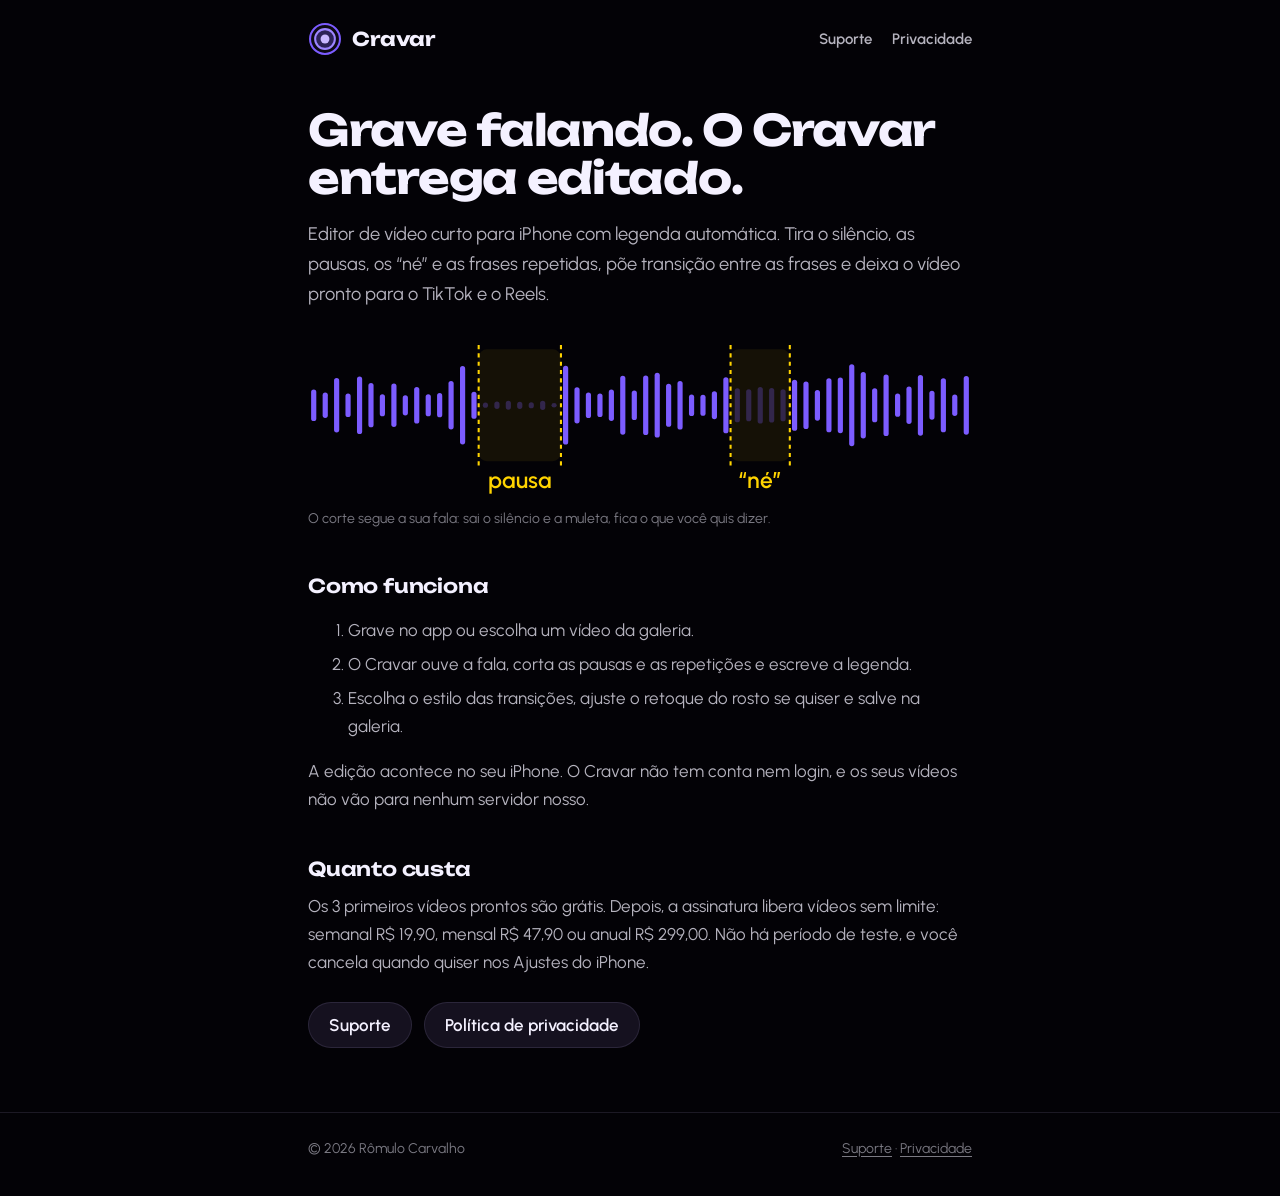
<file: index.html>
<!doctype html>
<html lang="pt-BR">
<head>
<meta charset="utf-8">
<meta name="viewport" content="width=device-width, initial-scale=1, viewport-fit=cover">
<title>Cravar: legenda automática e vídeo sem pausas no iPhone</title>
<meta name="description" content="Cravar é um app de iPhone que faz legenda automática e tira as pausas, o silêncio, os “né” e as frases repetidas do seu vídeo falado, com transição entre as frases. Pronto para o TikTok e o Reels.">
<meta name="theme-color" content="#030206">
<link rel="icon" href="icon.png" type="image/png">
<link rel="apple-touch-icon" href="icon.png">
<link rel="preconnect" href="https://fonts.googleapis.com">
<link rel="preconnect" href="https://fonts.gstatic.com" crossorigin>
<link href="https://fonts.googleapis.com/css2?family=Unbounded:wght@600;700&family=Urbanist:wght@400;600&display=swap" rel="stylesheet">
<link rel="stylesheet" href="style.css">
<script type="application/ld+json">{"@context": "https://schema.org", "@type": "MobileApplication", "name": "Cravar: Legenda Automática", "alternateName": "Cravar", "description": "Editor de vídeo falado para iPhone: legenda automática, corte do silêncio, das pausas, dos “né” e das frases repetidas, transição entre as frases e retoque leve do rosto. A edição acontece no iPhone, sem conta e sem login.", "operatingSystem": "iOS", "applicationCategory": "MultimediaApplication", "inLanguage": "pt-BR", "url": "https://romulorgc.github.io/cravar/", "author": {"@type": "Person", "name": "Rômulo Carvalho"}, "offers": {"@type": "Offer", "price": "0", "priceCurrency": "BRL", "description": "3 vídeos prontos grátis; depois assinatura semanal, mensal ou anual."}, "featureList": ["Legenda automática em português", "Remove silêncio e pausas", "Tira “né” e frases repetidas", "7 estilos de transição", "Retoque leve do rosto com intensidade", "Sem conta e sem login"]}</script>
</head>
<body>
<header class="wrap top">
  <a class="brand" href="./" aria-label="Cravar, início"><svg viewBox="0 0 100 100" aria-hidden="true"><circle cx="50" cy="50" r="44" fill="#0d0a14" stroke="#7c5cff" stroke-width="6"/><circle cx="50" cy="50" r="29" fill="#2c2257" stroke="#9d85ff" stroke-width="6"/><circle cx="50" cy="50" r="13" fill="#c9b8ff"/></svg>Cravar</a>
  <nav class="nav" aria-label="Páginas"><a href="suporte/">Suporte</a><a href="privacidade/">Privacidade</a></nav>
</header>

<main class="wrap">
  <h1>Grave falando. O Cravar entrega editado.</h1>
  <p class="lede">Editor de vídeo curto para iPhone com legenda automática. Tira o silêncio, as pausas, os “né” e as frases repetidas, põe transição entre as frases e deixa o vídeo pronto para o TikTok e o Reels.</p>

  <figure class="wave">
    <svg viewBox="0 0 640 148" role="img" aria-label="Onda de uma fala com uma pausa e um “né” marcados para sair"><style>.wave rect{fill:#7c5cff}.wave rect.cut{opacity:.28}.wave .zone{fill:rgba(255,212,0,.07)}.wave .edge{stroke:#ffd400;stroke-width:2;stroke-dasharray:4 4}.wave text{fill:#ffd400;font:600 22px Urbanist,system-ui,sans-serif}</style><rect class="zone" x="164.5" y="6" width="79.2" height="108" rx="8"/><line class="edge" x1="164.5" y1="2" x2="164.5" y2="118"/><line class="edge" x1="243.8" y1="2" x2="243.8" y2="118"/><text x="204.1" y="140" text-anchor="middle">pausa</text><rect class="zone" x="407.3" y="6" width="57.2" height="108" rx="8"/><line class="edge" x1="407.3" y1="2" x2="407.3" y2="118"/><line class="edge" x1="464.4" y1="2" x2="464.4" y2="118"/><text x="435.9" y="140" text-anchor="middle">“né”</text><rect x="3.0" y="44.8" width="5" height="30.5" rx="2.5"/><rect x="14.1" y="47.8" width="5" height="24.4" rx="2.5"/><rect x="25.1" y="33.8" width="5" height="52.4" rx="2.5"/><rect x="36.1" y="48.7" width="5" height="22.6" rx="2.5"/><rect x="47.2" y="32.3" width="5" height="55.4" rx="2.5"/><rect x="58.2" y="38.6" width="5" height="42.7" rx="2.5"/><rect x="69.2" y="49.3" width="5" height="21.4" rx="2.5"/><rect x="80.3" y="39.0" width="5" height="41.9" rx="2.5"/><rect x="91.3" y="50.3" width="5" height="19.5" rx="2.5"/><rect x="102.3" y="42.4" width="5" height="35.2" rx="2.5"/><rect x="113.4" y="49.3" width="5" height="21.3" rx="2.5"/><rect x="124.4" y="48.3" width="5" height="23.3" rx="2.5"/><rect x="135.4" y="36.6" width="5" height="46.7" rx="2.5"/><rect x="146.5" y="22.2" width="5" height="75.6" rx="2.5"/><rect x="157.5" y="47.1" width="5" height="25.9" rx="2.5"/><rect class="cut" x="168.5" y="57.4" width="5" height="5.1" rx="2.5"/><rect class="cut" x="179.6" y="56.4" width="5" height="7.1" rx="2.5"/><rect class="cut" x="190.6" y="55.6" width="5" height="8.7" rx="2.5"/><rect class="cut" x="201.6" y="56.6" width="5" height="6.9" rx="2.5"/><rect class="cut" x="212.7" y="57.0" width="5" height="6.0" rx="2.5"/><rect class="cut" x="223.7" y="55.6" width="5" height="8.9" rx="2.5"/><rect class="cut" x="234.7" y="57.9" width="5" height="4.2" rx="2.5"/><rect x="245.8" y="22.0" width="5" height="75.9" rx="2.5"/><rect x="256.8" y="42.6" width="5" height="34.9" rx="2.5"/><rect x="267.8" y="47.6" width="5" height="24.8" rx="2.5"/><rect x="278.9" y="48.7" width="5" height="22.6" rx="2.5"/><rect x="289.9" y="44.9" width="5" height="30.2" rx="2.5"/><rect x="300.9" y="31.6" width="5" height="56.8" rx="2.5"/><rect x="312.0" y="45.7" width="5" height="28.6" rx="2.5"/><rect x="323.0" y="31.3" width="5" height="57.4" rx="2.5"/><rect x="334.1" y="28.7" width="5" height="62.5" rx="2.5"/><rect x="345.1" y="39.2" width="5" height="41.6" rx="2.5"/><rect x="356.1" y="36.7" width="5" height="46.7" rx="2.5"/><rect x="367.2" y="49.7" width="5" height="20.7" rx="2.5"/><rect x="378.2" y="49.9" width="5" height="20.3" rx="2.5"/><rect x="389.2" y="46.6" width="5" height="26.8" rx="2.5"/><rect x="400.3" y="32.9" width="5" height="54.2" rx="2.5"/><rect class="cut" x="411.3" y="43.6" width="5" height="32.8" rx="2.5"/><rect class="cut" x="422.3" y="44.5" width="5" height="31.0" rx="2.5"/><rect class="cut" x="433.4" y="42.3" width="5" height="35.4" rx="2.5"/><rect class="cut" x="444.4" y="43.4" width="5" height="33.3" rx="2.5"/><rect class="cut" x="455.4" y="44.6" width="5" height="30.8" rx="2.5"/><rect x="466.5" y="35.4" width="5" height="49.3" rx="2.5"/><rect x="477.5" y="37.1" width="5" height="45.8" rx="2.5"/><rect x="488.5" y="45.2" width="5" height="29.7" rx="2.5"/><rect x="499.6" y="34.0" width="5" height="52.0" rx="2.5"/><rect x="510.6" y="33.2" width="5" height="53.7" rx="2.5"/><rect x="521.6" y="20.5" width="5" height="78.9" rx="2.5"/><rect x="532.7" y="27.9" width="5" height="64.1" rx="2.5"/><rect x="543.7" y="43.5" width="5" height="33.0" rx="2.5"/><rect x="554.7" y="30.3" width="5" height="59.4" rx="2.5"/><rect x="565.8" y="48.7" width="5" height="22.5" rx="2.5"/><rect x="576.8" y="42.0" width="5" height="36.0" rx="2.5"/><rect x="587.8" y="30.8" width="5" height="58.5" rx="2.5"/><rect x="598.9" y="46.1" width="5" height="27.8" rx="2.5"/><rect x="609.9" y="33.9" width="5" height="52.2" rx="2.5"/><rect x="620.9" y="49.7" width="5" height="20.6" rx="2.5"/><rect x="632.0" y="31.7" width="5" height="56.7" rx="2.5"/></svg>
    <figcaption>O corte segue a sua fala: sai o silêncio e a muleta, fica o que você quis dizer.</figcaption>
  </figure>

  <h2>Como funciona</h2>
  <ol>
    <li>Grave no app ou escolha um vídeo da galeria.</li>
    <li>O Cravar ouve a fala, corta as pausas e as repetições e escreve a legenda.</li>
    <li>Escolha o estilo das transições, ajuste o retoque do rosto se quiser e salve na galeria.</li>
  </ol>
  <p>A edição acontece no seu iPhone. O Cravar não tem conta nem login, e os seus vídeos não vão para nenhum servidor nosso.</p>

  <h2>Quanto custa</h2>
  <p>Os 3 primeiros vídeos prontos são grátis. Depois, a assinatura libera vídeos sem limite: semanal R$&nbsp;19,90, mensal R$&nbsp;47,90 ou anual R$&nbsp;299,00. Não há período de teste, e você cancela quando quiser nos Ajustes do iPhone.</p>

  <div class="links">
    <a class="btn" href="suporte/">Suporte</a>
    <a class="btn" href="privacidade/">Política de privacidade</a>
  </div>
</main>

<footer>
  <div class="wrap"><span>© 2026 Rômulo Carvalho</span><span><a href="suporte/">Suporte</a> · <a href="privacidade/">Privacidade</a></span></div>
</footer>
</body>
</html>
</file>
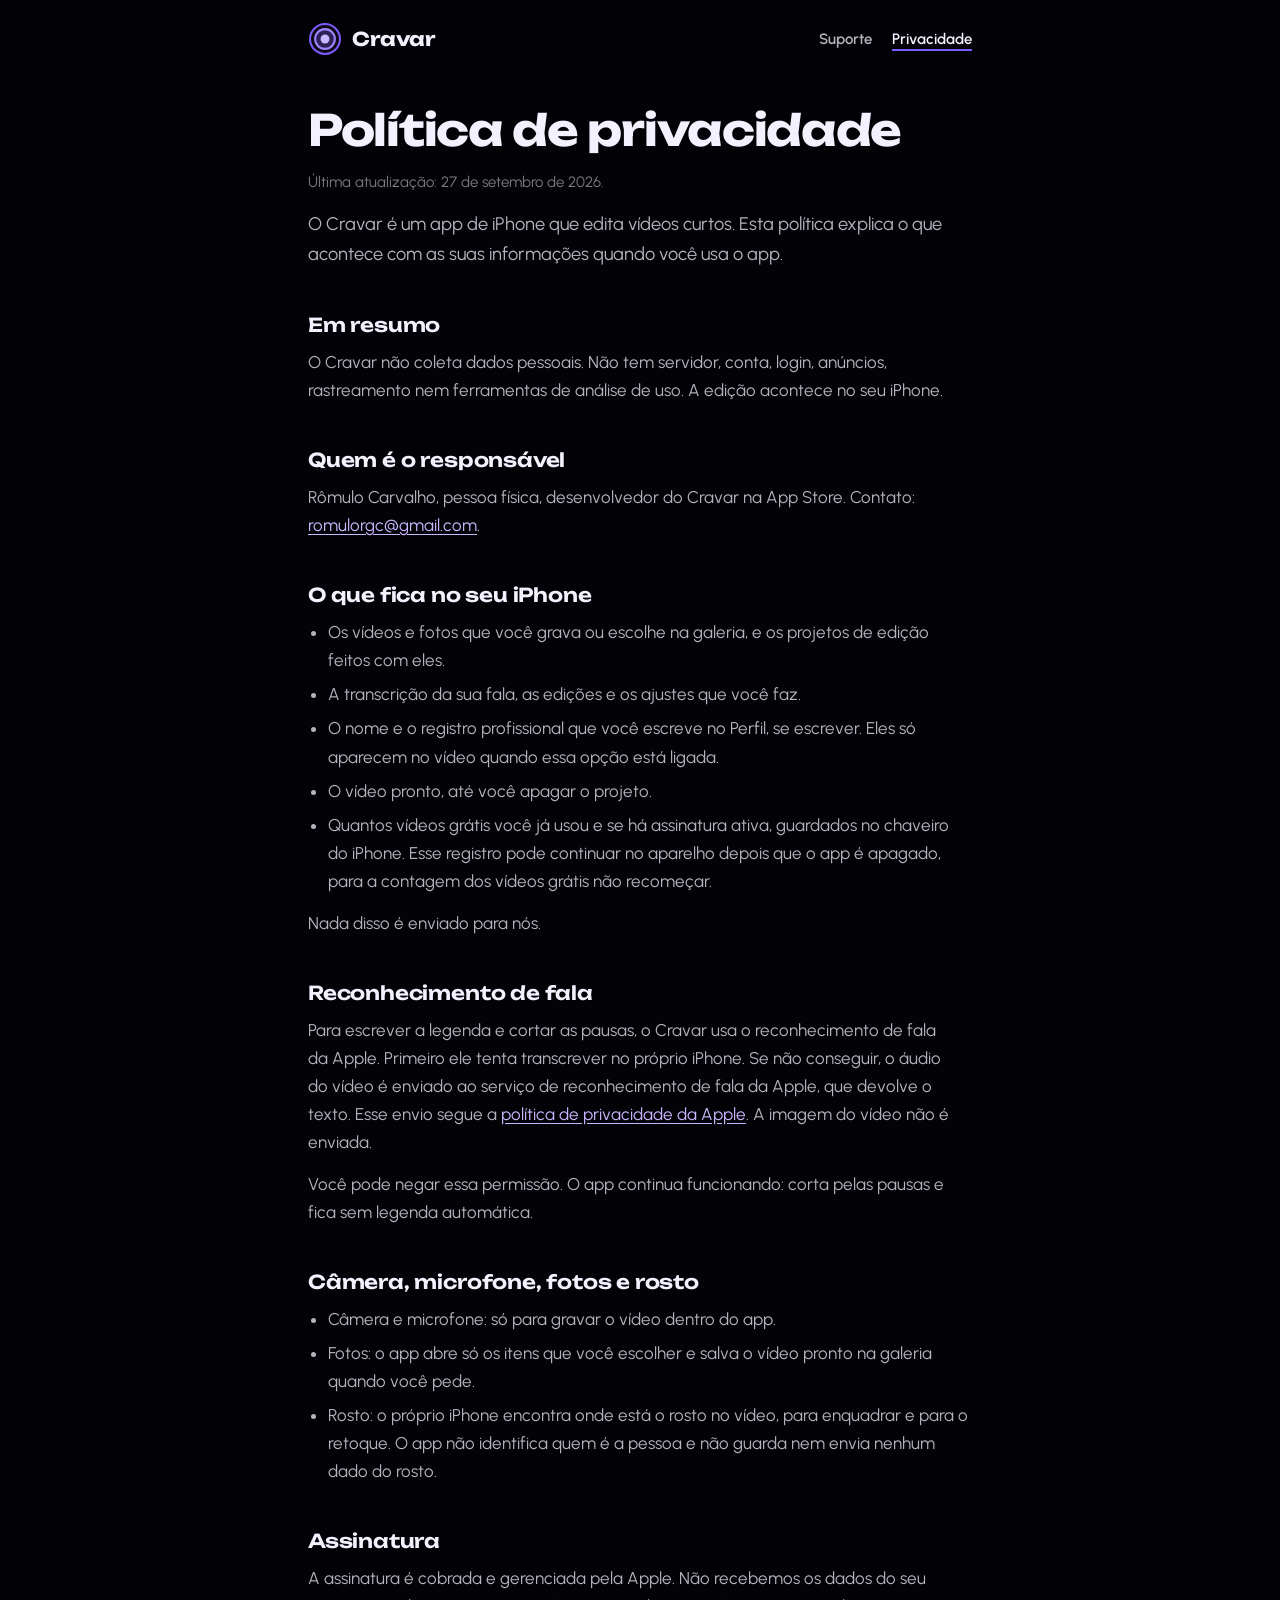
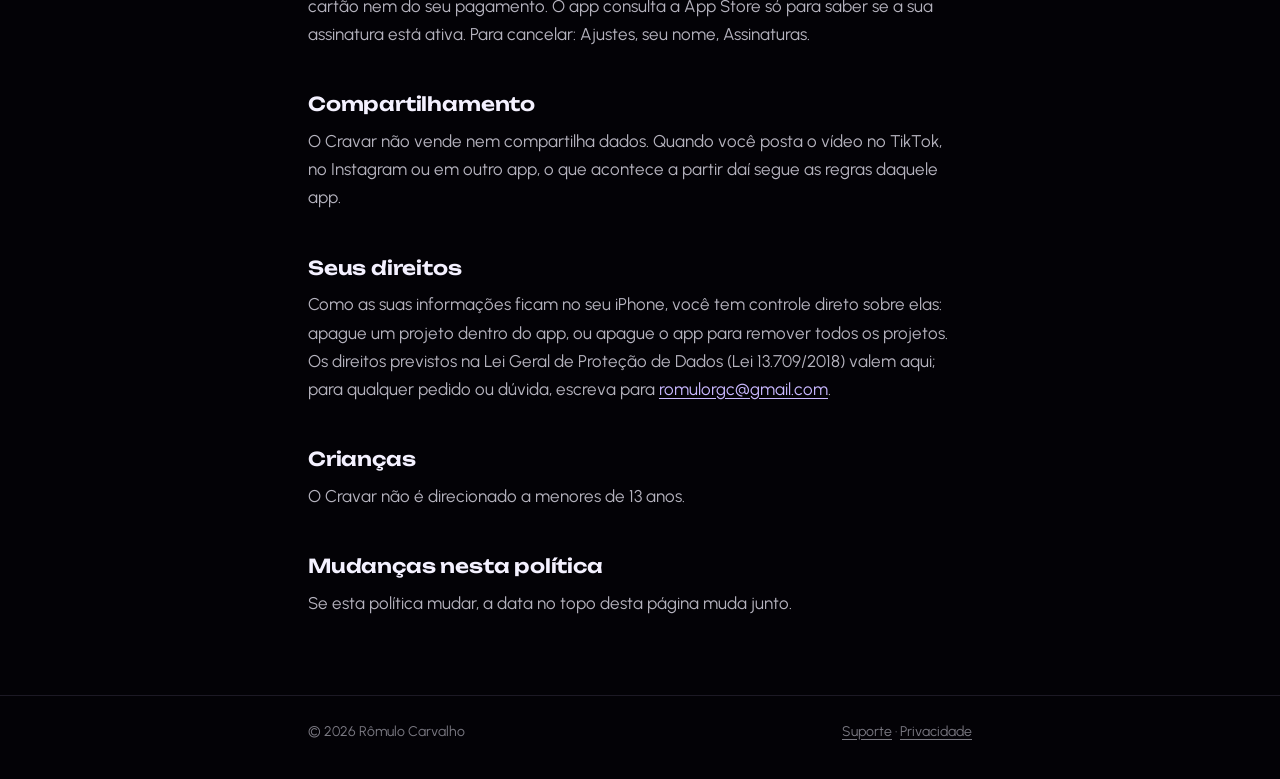
<file: privacidade/index.html>
<!doctype html>
<html lang="pt-BR">
<head>
<meta charset="utf-8">
<meta name="viewport" content="width=device-width, initial-scale=1, viewport-fit=cover">
<title>Privacidade do Cravar</title>
<meta name="description" content="Política de privacidade do Cravar: a edição acontece no iPhone, sem conta, sem servidor e sem coleta de dados.">
<meta name="theme-color" content="#030206">
<link rel="icon" href="../icon.png" type="image/png">
<link rel="preconnect" href="https://fonts.googleapis.com">
<link rel="preconnect" href="https://fonts.gstatic.com" crossorigin>
<link href="https://fonts.googleapis.com/css2?family=Unbounded:wght@600;700&family=Urbanist:wght@400;600&display=swap" rel="stylesheet">
<link rel="stylesheet" href="../style.css">
</head>
<body>
<header class="wrap top">
  <a class="brand" href="../" aria-label="Cravar, início"><svg viewBox="0 0 100 100" aria-hidden="true"><circle cx="50" cy="50" r="44" fill="#0d0a14" stroke="#7c5cff" stroke-width="6"/><circle cx="50" cy="50" r="29" fill="#2c2257" stroke="#9d85ff" stroke-width="6"/><circle cx="50" cy="50" r="13" fill="#c9b8ff"/></svg>Cravar</a>
  <nav class="nav" aria-label="Páginas"><a href="../suporte/">Suporte</a><a href="./" aria-current="page">Privacidade</a></nav>
</header>

<main class="wrap">
  <h1>Política de privacidade</h1>
  <p class="meta">Última atualização: 27 de setembro de 2026.</p>
  <p class="lede">O Cravar é um app de iPhone que edita vídeos curtos. Esta política explica o que acontece com as suas informações quando você usa o app.</p>

  <h2>Em resumo</h2>
  <p>O Cravar não coleta dados pessoais. Não tem servidor, conta, login, anúncios, rastreamento nem ferramentas de análise de uso. A edição acontece no seu iPhone.</p>

  <h2>Quem é o responsável</h2>
  <p>Rômulo Carvalho, pessoa física, desenvolvedor do Cravar na App Store. Contato: <a href="mailto:romulorgc@gmail.com?subject=Cravar%20-%20privacidade">romulorgc@gmail.com</a>.</p>

  <h2>O que fica no seu iPhone</h2>
  <ul>
    <li>Os vídeos e fotos que você grava ou escolhe na galeria, e os projetos de edição feitos com eles.</li>
    <li>A transcrição da sua fala, as edições e os ajustes que você faz.</li>
    <li>O nome e o registro profissional que você escreve no Perfil, se escrever. Eles só aparecem no vídeo quando essa opção está ligada.</li>
    <li>O vídeo pronto, até você apagar o projeto.</li>
    <li>Quantos vídeos grátis você já usou e se há assinatura ativa, guardados no chaveiro do iPhone. Esse registro pode continuar no aparelho depois que o app é apagado, para a contagem dos vídeos grátis não recomeçar.</li>
  </ul>
  <p>Nada disso é enviado para nós.</p>

  <h2>Reconhecimento de fala</h2>
  <p>Para escrever a legenda e cortar as pausas, o Cravar usa o reconhecimento de fala da Apple. Primeiro ele tenta transcrever no próprio iPhone. Se não conseguir, o áudio do vídeo é enviado ao serviço de reconhecimento de fala da Apple, que devolve o texto. Esse envio segue a <a href="https://www.apple.com/br/legal/privacy/">política de privacidade da Apple</a>. A imagem do vídeo não é enviada.</p>
  <p>Você pode negar essa permissão. O app continua funcionando: corta pelas pausas e fica sem legenda automática.</p>

  <h2>Câmera, microfone, fotos e rosto</h2>
  <ul>
    <li>Câmera e microfone: só para gravar o vídeo dentro do app.</li>
    <li>Fotos: o app abre só os itens que você escolher e salva o vídeo pronto na galeria quando você pede.</li>
    <li>Rosto: o próprio iPhone encontra onde está o rosto no vídeo, para enquadrar e para o retoque. O app não identifica quem é a pessoa e não guarda nem envia nenhum dado do rosto.</li>
  </ul>

  <h2>Assinatura</h2>
  <p>A assinatura é cobrada e gerenciada pela Apple. Não recebemos os dados do seu cartão nem do seu pagamento. O app consulta a App Store só para saber se a sua assinatura está ativa. Para cancelar: Ajustes, seu nome, Assinaturas.</p>

  <h2>Compartilhamento</h2>
  <p>O Cravar não vende nem compartilha dados. Quando você posta o vídeo no TikTok, no Instagram ou em outro app, o que acontece a partir daí segue as regras daquele app.</p>

  <h2>Seus direitos</h2>
  <p>Como as suas informações ficam no seu iPhone, você tem controle direto sobre elas: apague um projeto dentro do app, ou apague o app para remover todos os projetos. Os direitos previstos na Lei Geral de Proteção de Dados (Lei 13.709/2018) valem aqui; para qualquer pedido ou dúvida, escreva para <a href="mailto:romulorgc@gmail.com?subject=Cravar%20-%20privacidade">romulorgc@gmail.com</a>.</p>

  <h2>Crianças</h2>
  <p>O Cravar não é direcionado a menores de 13 anos.</p>

  <h2>Mudanças nesta política</h2>
  <p>Se esta política mudar, a data no topo desta página muda junto.</p>
</main>

<footer>
  <div class="wrap"><span>© 2026 Rômulo Carvalho</span><span><a href="../suporte/">Suporte</a> · <a href="./">Privacidade</a></span></div>
</footer>
</body>
</html>
</file>
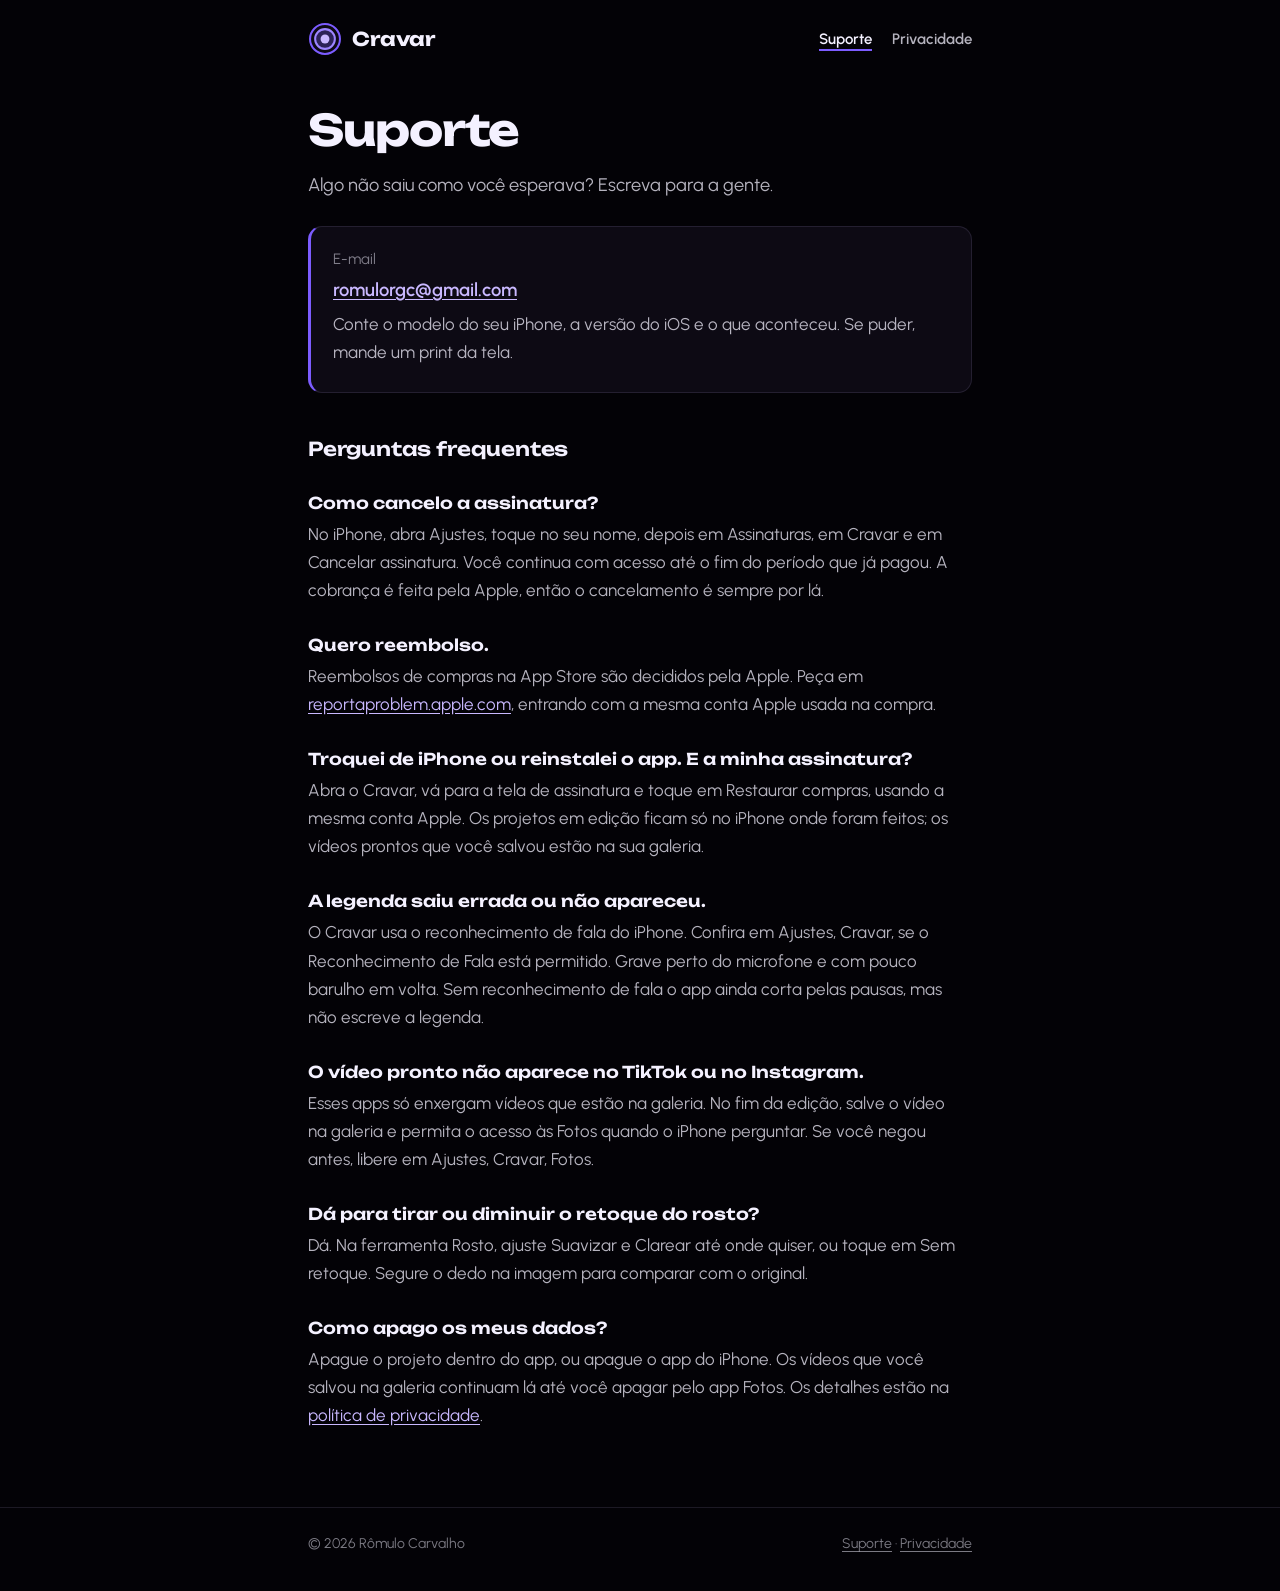
<file: suporte/index.html>
<!doctype html>
<html lang="pt-BR">
<head>
<meta charset="utf-8">
<meta name="viewport" content="width=device-width, initial-scale=1, viewport-fit=cover">
<title>Suporte do Cravar</title>
<meta name="description" content="Como falar com o Cravar, cancelar a assinatura, restaurar compras e resolver problemas de legenda e de galeria.">
<meta name="theme-color" content="#030206">
<link rel="icon" href="../icon.png" type="image/png">
<link rel="preconnect" href="https://fonts.googleapis.com">
<link rel="preconnect" href="https://fonts.gstatic.com" crossorigin>
<link href="https://fonts.googleapis.com/css2?family=Unbounded:wght@600;700&family=Urbanist:wght@400;600&display=swap" rel="stylesheet">
<link rel="stylesheet" href="../style.css">
</head>
<body>
<header class="wrap top">
  <a class="brand" href="../" aria-label="Cravar, início"><svg viewBox="0 0 100 100" aria-hidden="true"><circle cx="50" cy="50" r="44" fill="#0d0a14" stroke="#7c5cff" stroke-width="6"/><circle cx="50" cy="50" r="29" fill="#2c2257" stroke="#9d85ff" stroke-width="6"/><circle cx="50" cy="50" r="13" fill="#c9b8ff"/></svg>Cravar</a>
  <nav class="nav" aria-label="Páginas"><a href="./" aria-current="page">Suporte</a><a href="../privacidade/">Privacidade</a></nav>
</header>

<main class="wrap">
  <h1>Suporte</h1>
  <p class="lede">Algo não saiu como você esperava? Escreva para a gente.</p>

  <div class="contact">
    <p class="meta">E-mail</p>
    <p class="addr"><a href="mailto:romulorgc@gmail.com?subject=Cravar">romulorgc@gmail.com</a></p>
    <p>Conte o modelo do seu iPhone, a versão do iOS e o que aconteceu. Se puder, mande um print da tela.</p>
  </div>

  <h2>Perguntas frequentes</h2>

  <h3>Como cancelo a assinatura?</h3>
  <p>No iPhone, abra Ajustes, toque no seu nome, depois em Assinaturas, em Cravar e em Cancelar assinatura. Você continua com acesso até o fim do período que já pagou. A cobrança é feita pela Apple, então o cancelamento é sempre por lá.</p>

  <h3>Quero reembolso.</h3>
  <p>Reembolsos de compras na App Store são decididos pela Apple. Peça em <a href="https://reportaproblem.apple.com">reportaproblem.apple.com</a>, entrando com a mesma conta Apple usada na compra.</p>

  <h3>Troquei de iPhone ou reinstalei o app. E a minha assinatura?</h3>
  <p>Abra o Cravar, vá para a tela de assinatura e toque em Restaurar compras, usando a mesma conta Apple. Os projetos em edição ficam só no iPhone onde foram feitos; os vídeos prontos que você salvou estão na sua galeria.</p>

  <h3>A legenda saiu errada ou não apareceu.</h3>
  <p>O Cravar usa o reconhecimento de fala do iPhone. Confira em Ajustes, Cravar, se o Reconhecimento de Fala está permitido. Grave perto do microfone e com pouco barulho em volta. Sem reconhecimento de fala o app ainda corta pelas pausas, mas não escreve a legenda.</p>

  <h3>O vídeo pronto não aparece no TikTok ou no Instagram.</h3>
  <p>Esses apps só enxergam vídeos que estão na galeria. No fim da edição, salve o vídeo na galeria e permita o acesso às Fotos quando o iPhone perguntar. Se você negou antes, libere em Ajustes, Cravar, Fotos.</p>

  <h3>Dá para tirar ou diminuir o retoque do rosto?</h3>
  <p>Dá. Na ferramenta Rosto, ajuste Suavizar e Clarear até onde quiser, ou toque em Sem retoque. Segure o dedo na imagem para comparar com o original.</p>

  <h3>Como apago os meus dados?</h3>
  <p>Apague o projeto dentro do app, ou apague o app do iPhone. Os vídeos que você salvou na galeria continuam lá até você apagar pelo app Fotos. Os detalhes estão na <a href="../privacidade/">política de privacidade</a>.</p>
</main>

<footer>
  <div class="wrap"><span>© 2026 Rômulo Carvalho</span><span><a href="./">Suporte</a> · <a href="../privacidade/">Privacidade</a></span></div>
</footer>
</body>
</html>
</file>
<file: style.css>
/* Cravar: preto profundo, violeta como assinatura, amarelo só onde a edição acontece (o mesmo do app). */
:root {
  --bg: #030206;
  --surface: #0d0a14;
  --surface2: #15111f;
  --line: rgba(201, 184, 255, 0.12);
  --text: #f4f1ff;
  --text2: rgba(244, 241, 255, 0.74);
  --text3: rgba(244, 241, 255, 0.5);
  --accent: #7c5cff;
  --accent2: #9d85ff;
  --soft: #c9b8ff;
  --gold: #ffd400;
  color-scheme: dark;
}

* { box-sizing: border-box; }

html { background: var(--bg); }

body {
  margin: 0;
  background: var(--bg);
  color: var(--text2);
  font: 400 17px/1.65 "Urbanist", system-ui, -apple-system, "Segoe UI", sans-serif;
  -webkit-font-smoothing: antialiased;
}

.wrap {
  max-width: 44rem;
  margin: 0 auto;
  padding-inline: 20px;
}

a { color: var(--soft); text-underline-offset: 3px; }
a:hover { color: var(--text); }
a:focus-visible { outline: 2px solid var(--gold); outline-offset: 3px; border-radius: 4px; }

/* topo */
.top {
  display: flex;
  align-items: center;
  justify-content: space-between;
  gap: 16px;
  padding-block: 22px;
  flex-wrap: wrap;
}
.brand {
  display: inline-flex;
  align-items: center;
  gap: 10px;
  color: var(--text);
  text-decoration: none;
  font: 700 19px/1 "Unbounded", system-ui, sans-serif;
  letter-spacing: -0.02em;
}
.brand svg { width: 34px; height: 34px; flex: none; }
.nav { display: flex; gap: 20px; font-weight: 600; font-size: 15px; }
.nav a { color: var(--text2); text-decoration: none; }
.nav a[aria-current="page"] { color: var(--text); box-shadow: inset 0 -2px 0 var(--accent); }

/* títulos */
h1, h2, h3 { color: var(--text); font-family: "Unbounded", system-ui, sans-serif; text-wrap: balance; }
h1 { font-weight: 700; font-size: clamp(1.9rem, 5.2vw, 2.7rem); line-height: 1.12; letter-spacing: -0.03em; margin: 0 0 16px; }
h2 { font-weight: 600; font-size: 1.2rem; line-height: 1.3; letter-spacing: -0.01em; margin: 44px 0 10px; }
h3 { font-weight: 600; font-size: 1.02rem; line-height: 1.35; margin: 30px 0 6px; }
p, li { max-width: 65ch; }
p { margin: 0 0 14px; }
ul { padding-left: 1.2em; margin: 0 0 14px; }
li { margin-bottom: 6px; }
strong { color: var(--text); font-weight: 600; }

.lede { font-size: 1.14rem; color: var(--text2); }
.meta { color: var(--text3); font-size: 15px; }

main { padding-block: 28px 64px; }

/* contato em destaque no suporte */
.contact {
  margin: 26px 0 8px;
  padding: 20px 22px;
  border: 1px solid var(--line);
  border-left: 3px solid var(--accent);
  border-radius: 14px;
  background: var(--surface);
}
.contact p { margin: 0 0 6px; }
.contact .addr { font: 600 1.15rem/1.4 "Urbanist", system-ui, sans-serif; color: var(--text); word-break: break-all; }

/* a fala com as pausas cortadas, na página inicial */
.wave { margin: 34px 0 10px; }
.wave svg { display: block; width: 100%; height: auto; max-width: 100%; }
.wave figcaption { color: var(--text3); font-size: 14px; margin-top: 10px; }

.links { display: flex; flex-wrap: wrap; gap: 12px; margin-top: 26px; }
.btn {
  display: inline-flex;
  align-items: center;
  min-height: 46px;
  padding: 0 20px;
  border-radius: 999px;
  border: 1px solid var(--line);
  background: var(--surface2);
  color: var(--text);
  text-decoration: none;
  font-weight: 600;
}
.btn:hover { border-color: var(--accent2); color: var(--text); }

footer {
  border-top: 1px solid var(--line);
  padding-block: 24px 36px;
  color: var(--text3);
  font-size: 14px;
}
footer .wrap { display: flex; flex-wrap: wrap; gap: 8px 22px; justify-content: space-between; }
footer a { color: var(--text3); }

@media (max-width: 420px) {
  body { font-size: 16px; }
  .nav { gap: 16px; }
}
</file>
